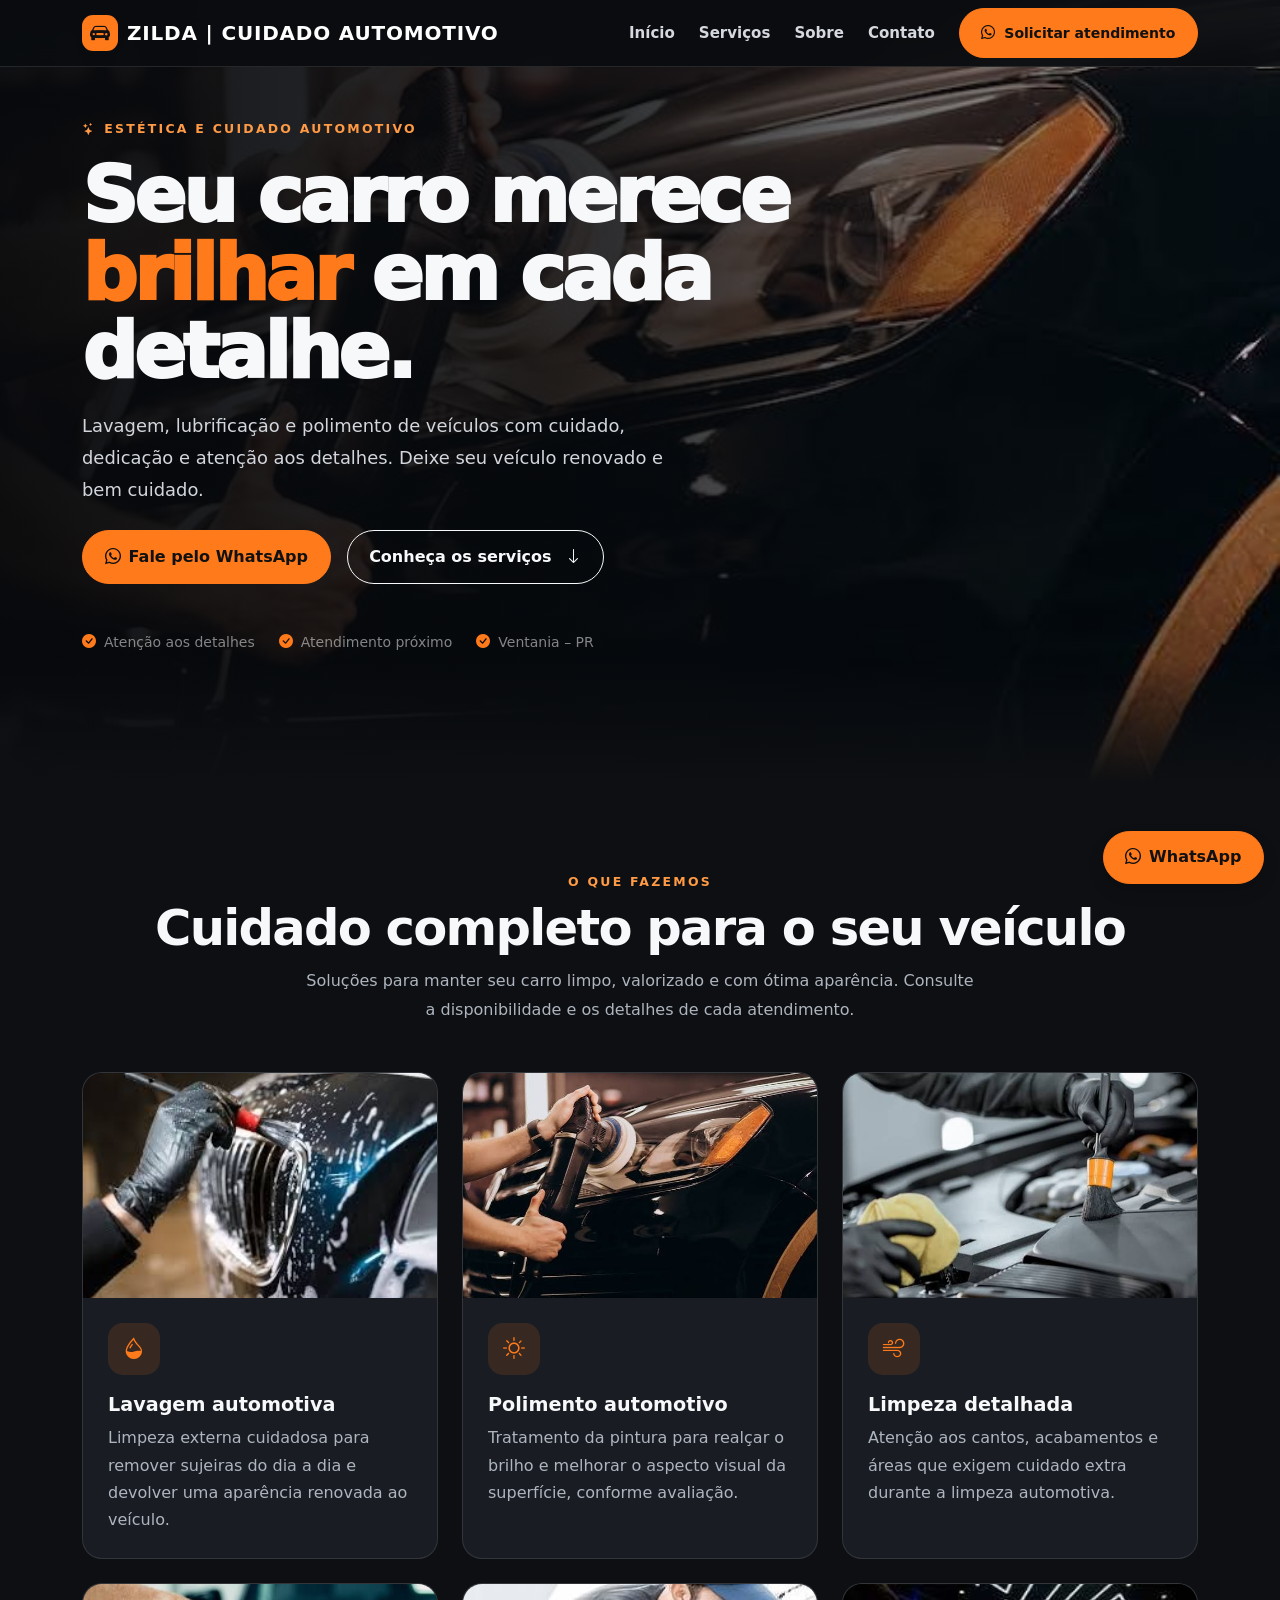
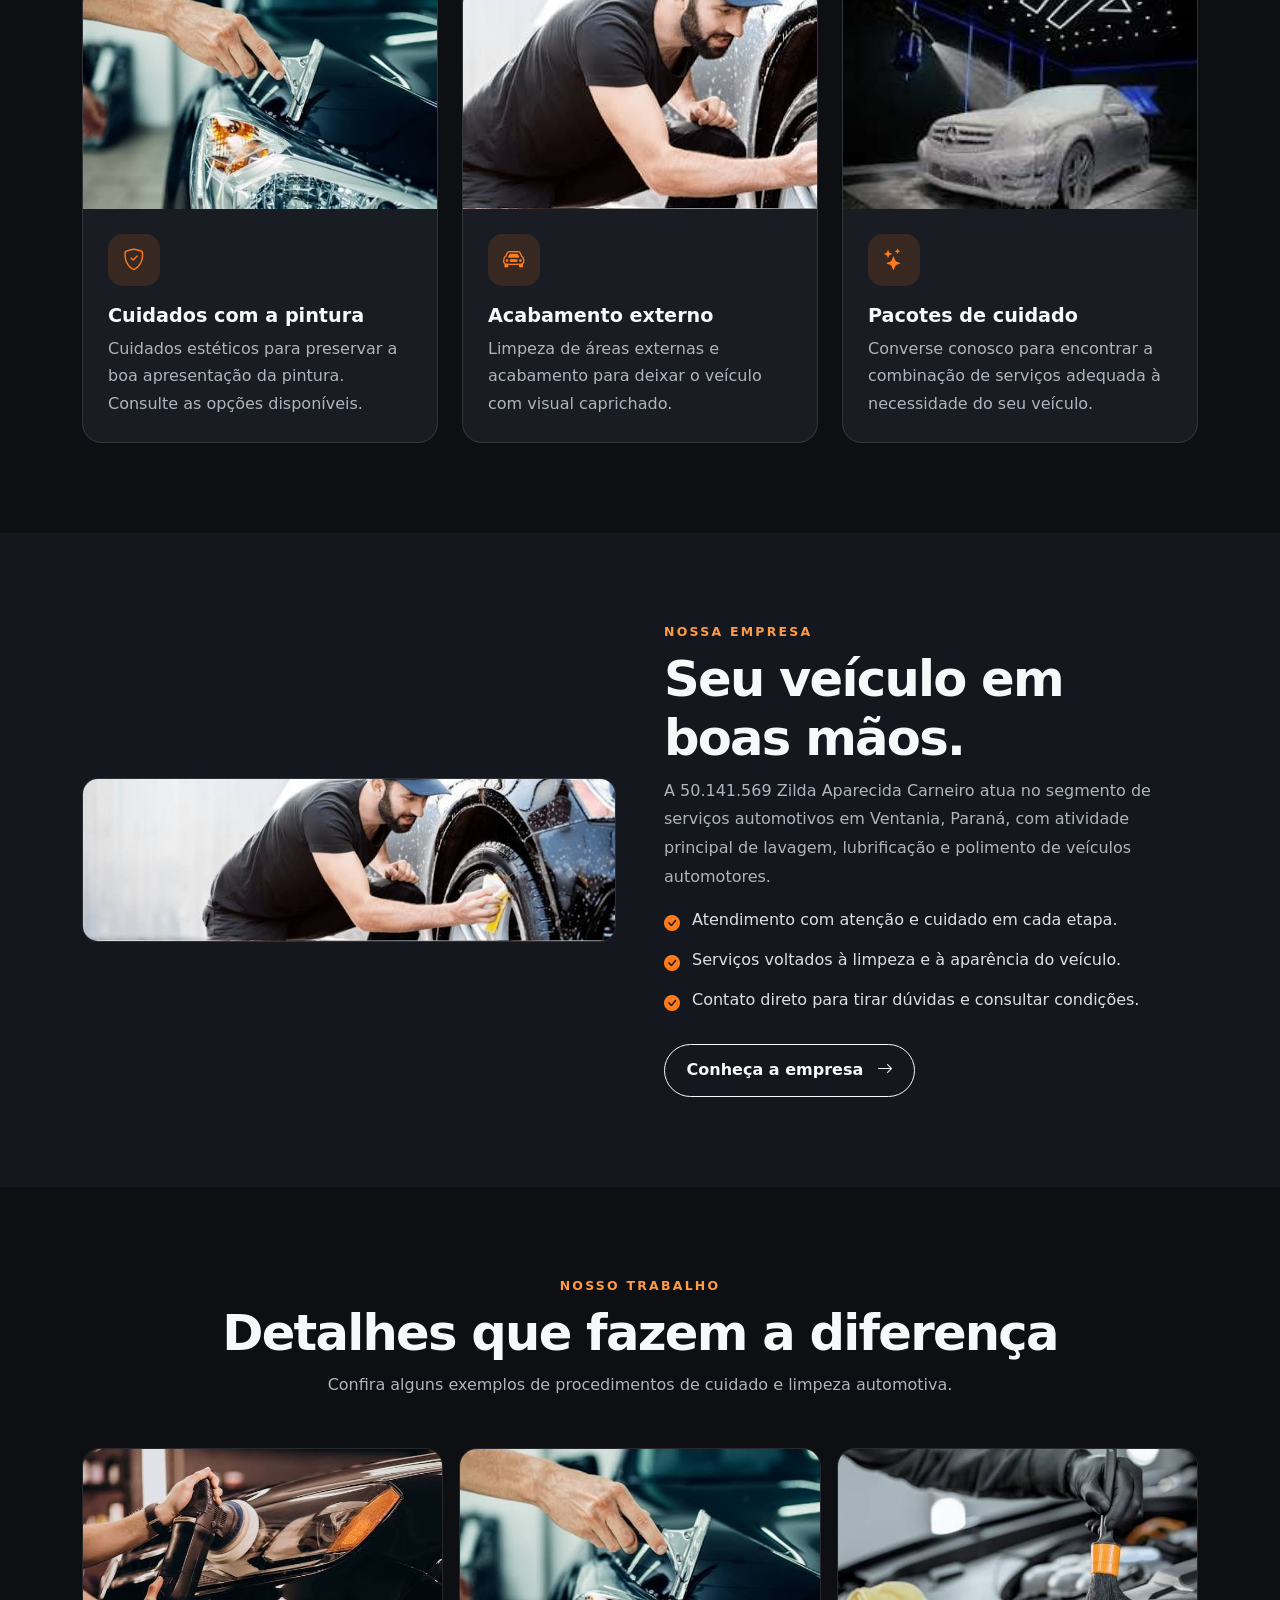
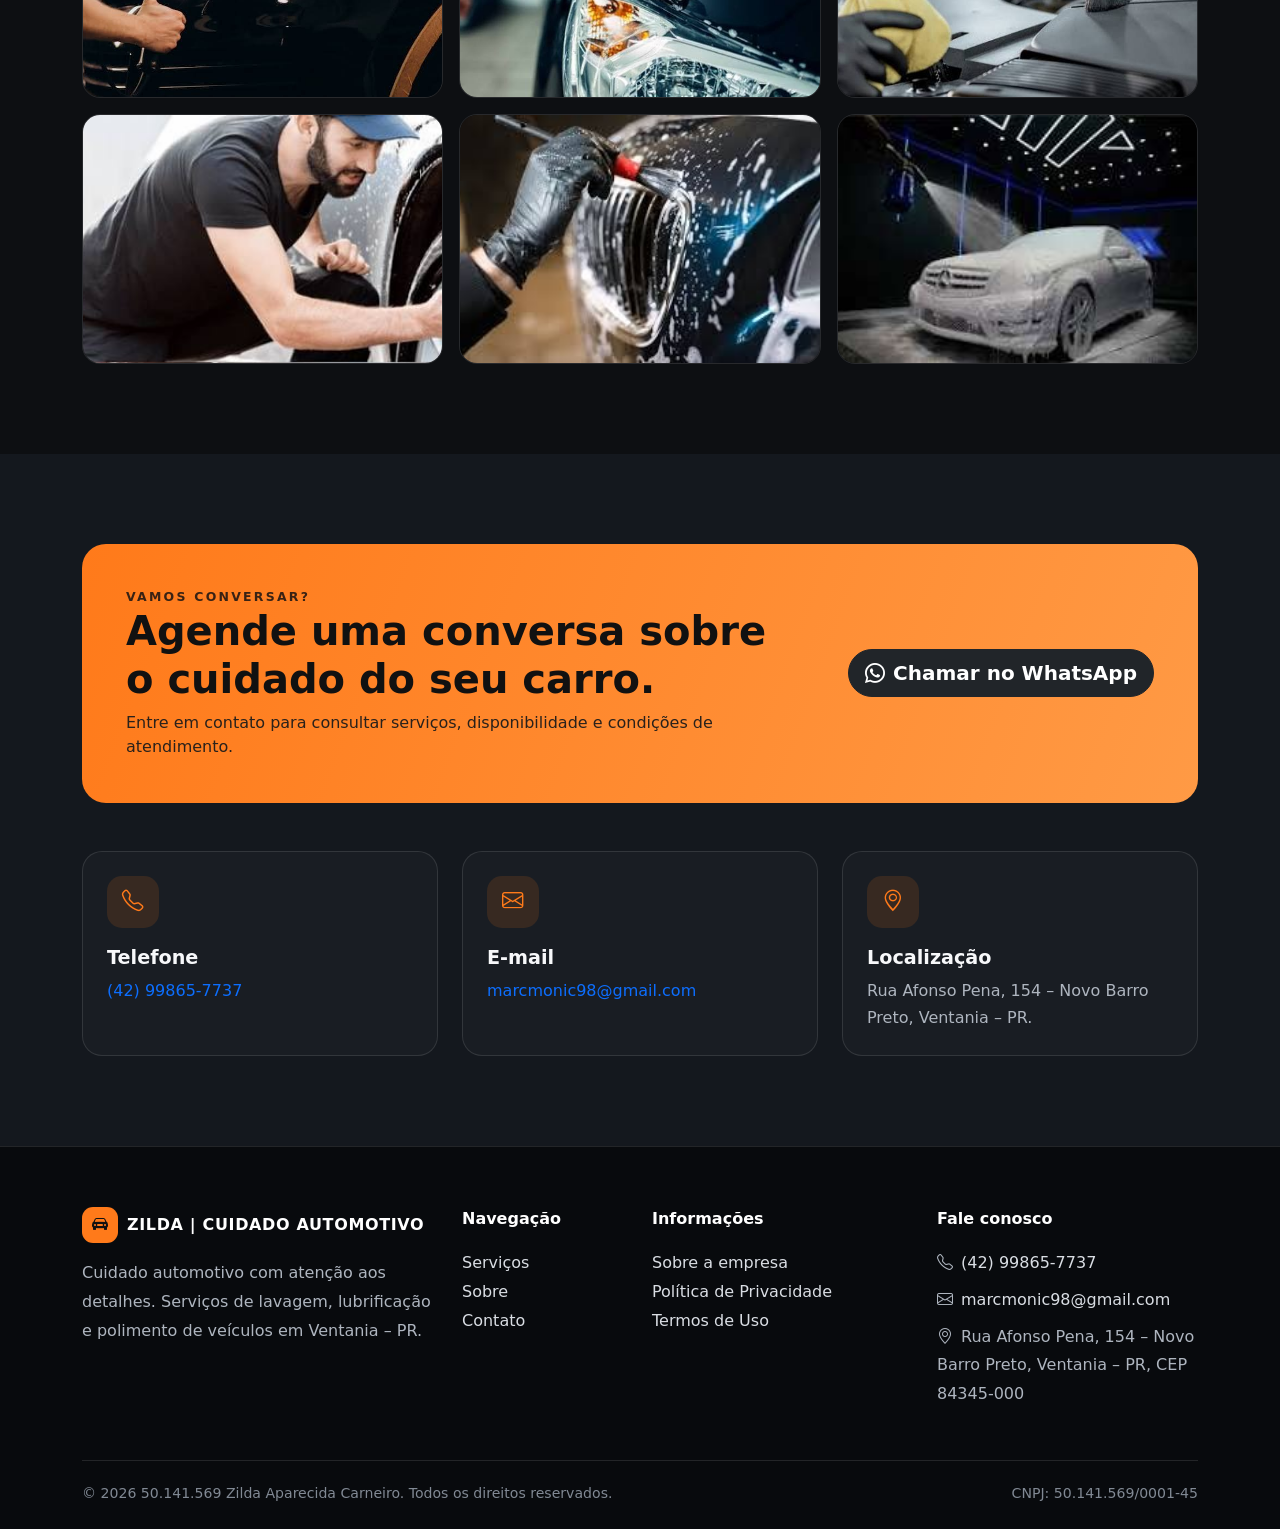
<file: index.html>
<!doctype html>
<html lang="pt-BR"><head><meta charset="utf-8"><meta name="viewport" content="width=device-width, initial-scale=1">
<meta name="description" content="Serviços de lavagem, lubrificação e polimento automotivo em Ventania, Paraná. Entre em contato e solicite informações.">
<title>Zilda | Cuidado Automotivo | Lavagem e Polimento Automotivo</title>
<link href="https://cdn.jsdelivr.net/npm/bootstrap@5.3.3/dist/css/bootstrap.min.css" rel="stylesheet">
<link rel="stylesheet" href="https://cdn.jsdelivr.net/npm/bootstrap-icons@1.11.3/font/bootstrap-icons.min.css">
<link rel="stylesheet" href="css/style.css"></head><body>
<nav class="navbar navbar-expand-lg navbar-dark fixed-top"><div class="container">
<a class="navbar-brand d-flex align-items-center" href="index.html"><span class="brand-mark"><i class="bi bi-car-front-fill"></i></span>ZILDA | CUIDADO AUTOMOTIVO</a>
<button class="navbar-toggler" type="button" data-bs-toggle="collapse" data-bs-target="#navMain" aria-label="Abrir menu"><span class="navbar-toggler-icon"></span></button>
<div class="collapse navbar-collapse" id="navMain"><ul class="navbar-nav ms-auto align-items-lg-center gap-lg-2">
<li class="nav-item"><a class="nav-link" href="index.html#inicio">Início</a></li><li class="nav-item"><a class="nav-link" href="index.html#servicos">Serviços</a></li><li class="nav-item"><a class="nav-link" href="index.html#sobre">Sobre</a></li><li class="nav-item"><a class="nav-link" href="index.html#contato">Contato</a></li>
<li class="nav-item ms-lg-2"><a class="btn btn-orange btn-sm" href="https://api.whatsapp.com/send?phone=5542998657737" target="_blank" rel="noopener"><i class="bi bi-whatsapp me-1"></i> Solicitar atendimento</a></li>
</ul></div></div></nav>

<main>
<section class="hero" id="inicio"><div class="container"><div class="hero-content">
<div class="eyebrow"><i class="bi bi-stars me-2"></i>Estética e cuidado automotivo</div>
<h1>Seu carro merece <span style="color:var(--orange)">brilhar</span> em cada detalhe.</h1>
<p>Lavagem, lubrificação e polimento de veículos com cuidado, dedicação e atenção aos detalhes. Deixe seu veículo renovado e bem cuidado.</p>
<div class="d-flex flex-wrap gap-3 mt-4"><a class="btn btn-orange" href="https://api.whatsapp.com/send?phone=5542998657737" target="_blank" rel="noopener"><i class="bi bi-whatsapp me-2"></i>Fale pelo WhatsApp</a><a class="btn btn-outline-light" href="#servicos">Conheça os serviços <i class="bi bi-arrow-down ms-2"></i></a></div>
<div class="d-flex flex-wrap gap-4 mt-5 text-white-50 small"><span><i class="bi bi-check-circle-fill me-2" style="color:var(--orange)"></i>Atenção aos detalhes</span><span><i class="bi bi-check-circle-fill me-2" style="color:var(--orange)"></i>Atendimento próximo</span><span><i class="bi bi-check-circle-fill me-2" style="color:var(--orange)"></i>Ventania – PR</span></div>
</div></div></section>

<section class="section" id="servicos"><div class="container">
<div class="text-center mb-5"><div class="eyebrow">O que fazemos</div><h2 class="section-title mt-2">Cuidado completo para o seu veículo</h2><p class="section-lead mx-auto">Soluções para manter seu carro limpo, valorizado e com ótima aparência. Consulte a disponibilidade e os detalhes de cada atendimento.</p></div>
<div class="row g-4">
<div class="col-md-6 col-lg-4"><article class="service-card"><img src="assets/lavagem-detalhada.jpg" alt="Profissional realizando limpeza detalhada de veículo"><div class="service-body"><div class="icon-box"><i class="bi bi-droplet-half"></i></div><h3>Lavagem automotiva</h3><p>Limpeza externa cuidadosa para remover sujeiras do dia a dia e devolver uma aparência renovada ao veículo.</p></div></article></div>
<div class="col-md-6 col-lg-4"><article class="service-card"><img src="assets/polimento.jpg" alt="Polimento da pintura de um automóvel com politriz"><div class="service-body"><div class="icon-box"><i class="bi bi-brightness-high"></i></div><h3>Polimento automotivo</h3><p>Tratamento da pintura para realçar o brilho e melhorar o aspecto visual da superfície, conforme avaliação.</p></div></article></div>
<div class="col-md-6 col-lg-4"><article class="service-card"><img src="assets/higienizacao.jpg" alt="Limpeza detalhada de componentes internos do veículo"><div class="service-body"><div class="icon-box"><i class="bi bi-wind"></i></div><h3>Limpeza detalhada</h3><p>Atenção aos cantos, acabamentos e áreas que exigem cuidado extra durante a limpeza automotiva.</p></div></article></div>
<div class="col-md-6 col-lg-4"><article class="service-card"><img src="assets/cristalizacao.jpg" alt="Aplicação de produto na superfície externa de um automóvel"><div class="service-body"><div class="icon-box"><i class="bi bi-shield-check"></i></div><h3>Cuidados com a pintura</h3><p>Cuidados estéticos para preservar a boa apresentação da pintura. Consulte as opções disponíveis.</p></div></article></div>
<div class="col-md-6 col-lg-4"><article class="service-card"><img src="assets/limpeza-externa.jpg" alt="Lavagem externa de veículo com espuma"><div class="service-body"><div class="icon-box"><i class="bi bi-car-front"></i></div><h3>Acabamento externo</h3><p>Limpeza de áreas externas e acabamento para deixar o veículo com visual caprichado.</p></div></article></div>
<div class="col-md-6 col-lg-4"><article class="service-card"><img src="assets/lavagem-premium.jpg" alt="Veículo sendo lavado em espaço automotivo"><div class="service-body"><div class="icon-box"><i class="bi bi-stars"></i></div><h3>Pacotes de cuidado</h3><p>Converse conosco para encontrar a combinação de serviços adequada à necessidade do seu veículo.</p></div></article></div>
</div></div></section>

<section class="section section-soft" id="sobre"><div class="container"><div class="row align-items-center g-5">
<div class="col-lg-6"><img class="img-fluid rounded-4" src="assets/limpeza-externa.jpg" alt="Cuidado e limpeza automotiva" style="border:1px solid var(--line)"></div>
<div class="col-lg-6"><div class="eyebrow">Nossa empresa</div><h2 class="section-title mt-2">Seu veículo em boas mãos.</h2><p class="section-lead">A 50.141.569 Zilda Aparecida Carneiro atua no segmento de serviços automotivos em Ventania, Paraná, com atividade principal de lavagem, lubrificação e polimento de veículos automotores.</p>
<div class="checkline"><i class="bi bi-check-circle-fill"></i><span>Atendimento com atenção e cuidado em cada etapa.</span></div><div class="checkline"><i class="bi bi-check-circle-fill"></i><span>Serviços voltados à limpeza e à aparência do veículo.</span></div><div class="checkline"><i class="bi bi-check-circle-fill"></i><span>Contato direto para tirar dúvidas e consultar condições.</span></div>
<a href="sobre.html" class="btn btn-outline-light mt-3">Conheça a empresa <i class="bi bi-arrow-right ms-2"></i></a></div>
</div></div></section>

<section class="section"><div class="container"><div class="text-center mb-5"><div class="eyebrow">Nosso trabalho</div><h2 class="section-title mt-2">Detalhes que fazem a diferença</h2><p class="section-lead mx-auto">Confira alguns exemplos de procedimentos de cuidado e limpeza automotiva.</p></div>
<div class="row g-3"><div class="col-6 col-lg-4"><img class="gallery-img" src="assets/polimento.jpg" alt="Polimento automotivo"></div><div class="col-6 col-lg-4"><img class="gallery-img" src="assets/cristalizacao.jpg" alt="Cuidado com a pintura"></div><div class="col-6 col-lg-4"><img class="gallery-img" src="assets/higienizacao.jpg" alt="Detalhamento de veículo"></div><div class="col-6 col-lg-4"><img class="gallery-img" src="assets/limpeza-externa.jpg" alt="Limpeza externa"></div><div class="col-6 col-lg-4"><img class="gallery-img" src="assets/lavagem-detalhada.jpg" alt="Lavagem detalhada"></div><div class="col-6 col-lg-4"><img class="gallery-img" src="assets/lavagem-premium.jpg" alt="Lavagem de automóvel"></div></div>
</div></section>

<section class="section section-soft" id="contato"><div class="container"><div class="cta-band"><div class="row align-items-center g-4"><div class="col-lg-8"><div class="eyebrow" style="color:#392214">Vamos conversar?</div><h2 class="display-6 fw-bold mb-2">Agende uma conversa sobre o cuidado do seu carro.</h2><p class="mb-0">Entre em contato para consultar serviços, disponibilidade e condições de atendimento.</p></div><div class="col-lg-4 text-lg-end"><a href="https://api.whatsapp.com/send?phone=5542998657737" class="btn btn-dark btn-lg rounded-pill fw-bold" target="_blank" rel="noopener"><i class="bi bi-whatsapp me-2"></i>Chamar no WhatsApp</a></div></div></div>
<div class="row g-4 mt-4"><div class="col-md-4"><div class="feature-card p-4"><div class="icon-box"><i class="bi bi-telephone"></i></div><h3>Telefone</h3><p><a href="tel:+5542998657737">(42) 99865-7737</a></p></div></div><div class="col-md-4"><div class="feature-card p-4"><div class="icon-box"><i class="bi bi-envelope"></i></div><h3>E-mail</h3><p><a href="mailto:marcmonic98@gmail.com">marcmonic98@gmail.com</a></p></div></div><div class="col-md-4"><div class="feature-card p-4"><div class="icon-box"><i class="bi bi-geo-alt"></i></div><h3>Localização</h3><p>Rua Afonso Pena, 154 – Novo Barro Preto, Ventania – PR.</p></div></div></div>
</div></section>
</main>

<footer>
 <div class="container">
  <div class="row g-4">
   <div class="col-lg-4">
    <a class="navbar-brand d-inline-flex align-items-center mb-3" href="index.html"><span class="brand-mark"><i class="bi bi-car-front-fill"></i></span> ZILDA | CUIDADO AUTOMOTIVO</a>
    <p>Cuidado automotivo com atenção aos detalhes. Serviços de lavagem, lubrificação e polimento de veículos em Ventania – PR.</p>
   </div>
   <div class="col-6 col-lg-2"><div class="footer-heading">Navegação</div><ul class="list-unstyled"><li><a href="index.html#servicos">Serviços</a></li><li><a href="index.html#sobre">Sobre</a></li><li><a href="index.html#contato">Contato</a></li></ul></div>
   <div class="col-6 col-lg-3"><div class="footer-heading">Informações</div><ul class="list-unstyled"><li><a href="sobre.html">Sobre a empresa</a></li><li><a href="politica-privacidade.html">Política de Privacidade</a></li><li><a href="termos-de-uso.html">Termos de Uso</a></li></ul></div>
   <div class="col-lg-3"><div class="footer-heading">Fale conosco</div>
    <p class="mb-2"><i class="bi bi-telephone me-2"></i><a href="tel:+5542998657737">(42) 99865-7737</a></p>
    <p class="mb-2"><i class="bi bi-envelope me-2"></i><a href="mailto:marcmonic98@gmail.com">marcmonic98@gmail.com</a></p>
    <p><i class="bi bi-geo-alt me-2"></i>Rua Afonso Pena, 154 – Novo Barro Preto, Ventania – PR, CEP 84345-000</p>
   </div>
  </div>
  <div class="footer-bottom d-flex flex-column flex-md-row justify-content-between gap-2">
   <span>© 2026 50.141.569 Zilda Aparecida Carneiro. Todos os direitos reservados.</span>
   <span>CNPJ: 50.141.569/0001-45</span>
  </div>
 </div>
</footer>
<a href="https://api.whatsapp.com/send?phone=5542998657737" class="btn btn-orange position-fixed bottom-0 end-0 m-3 shadow" style="z-index:1000" target="_blank" rel="noopener"><i class="bi bi-whatsapp me-2"></i>WhatsApp</a>
<script src="https://cdn.jsdelivr.net/npm/bootstrap@5.3.3/dist/js/bootstrap.bundle.min.js"></script></body></html>
</file>
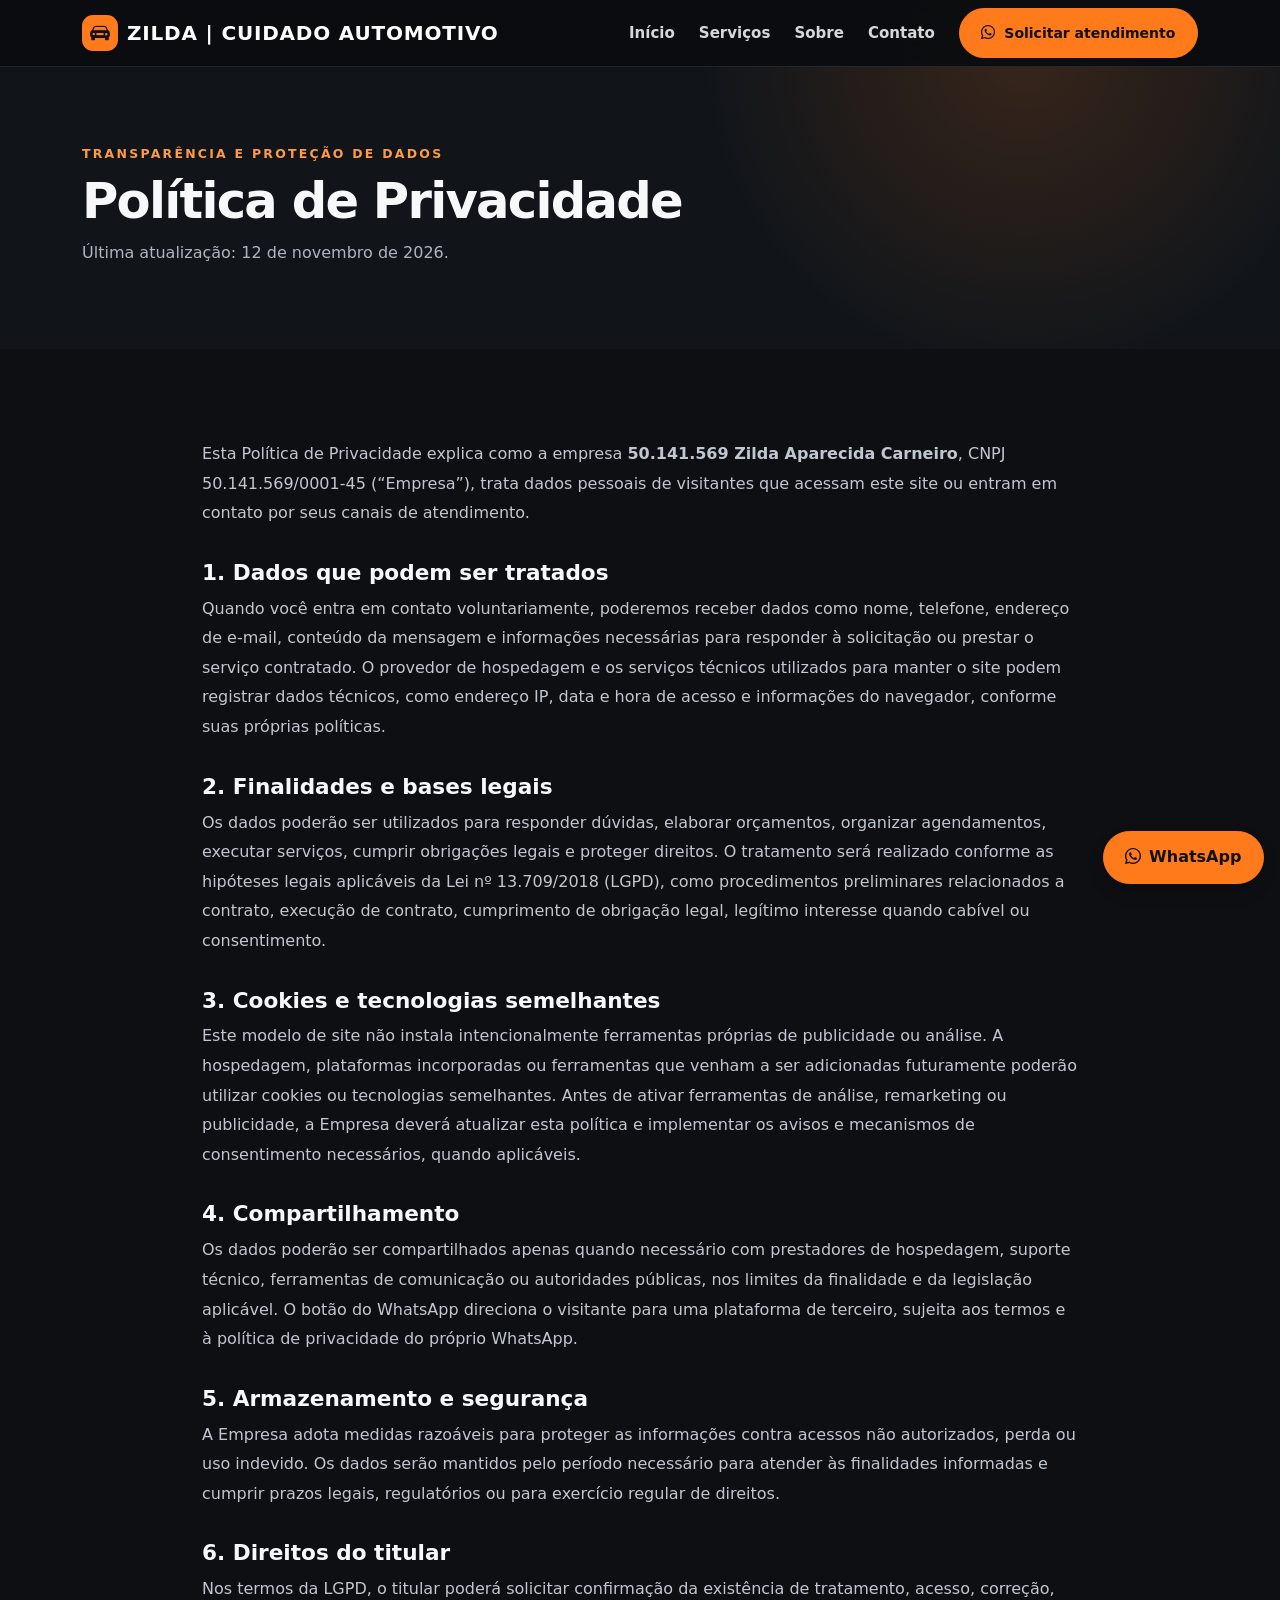
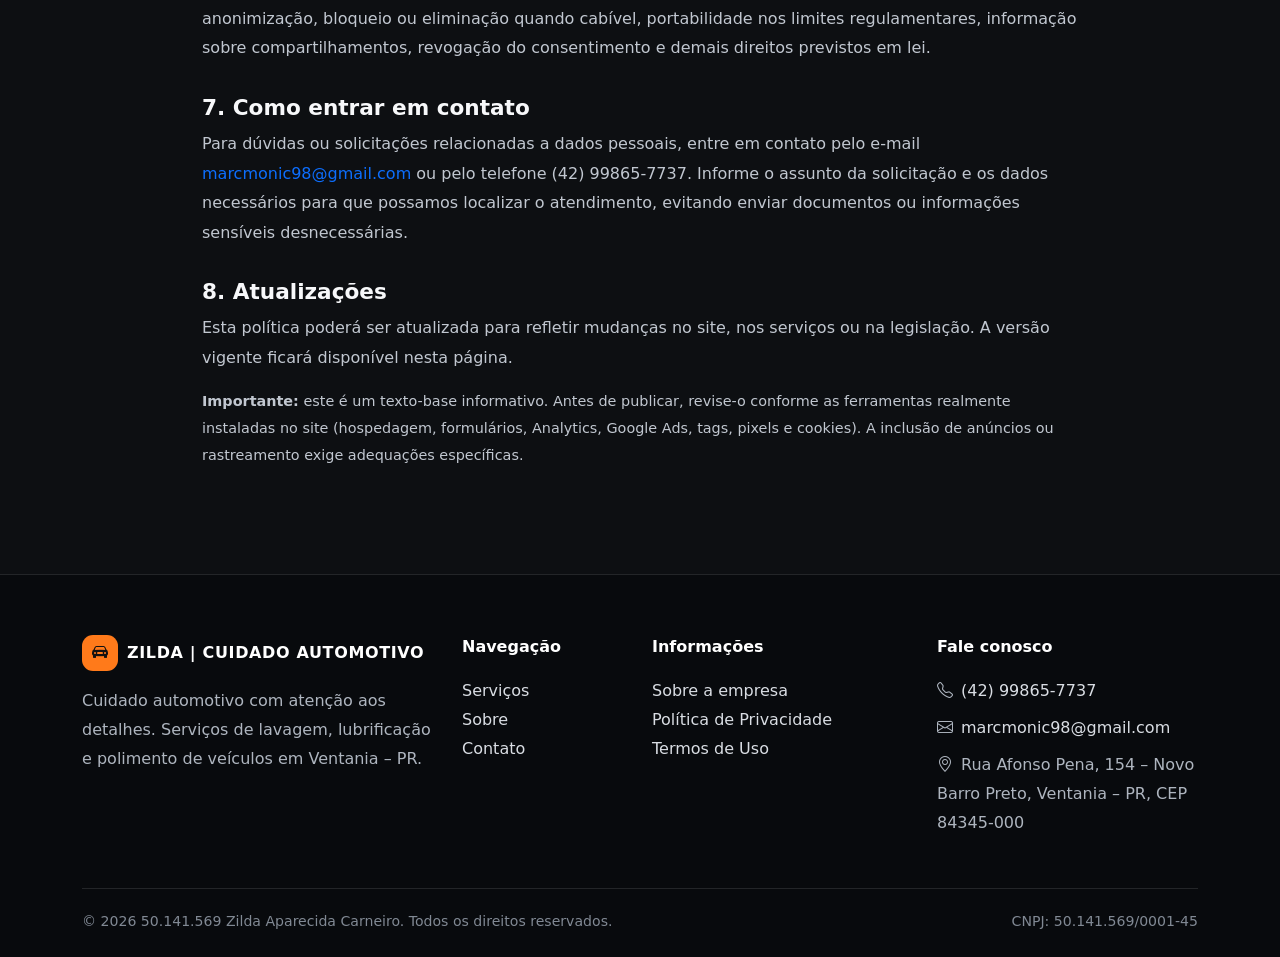
<file: politica-privacidade.html>
<!doctype html>
<html lang="pt-BR"><head><meta charset="utf-8"><meta name="viewport" content="width=device-width, initial-scale=1">
<meta name="description" content="Serviços de lavagem, lubrificação e polimento automotivo em Ventania, Paraná. Entre em contato e solicite informações.">
<title>Política de Privacidade | Zilda | Cuidado Automotivo</title>
<link href="https://cdn.jsdelivr.net/npm/bootstrap@5.3.3/dist/css/bootstrap.min.css" rel="stylesheet">
<link rel="stylesheet" href="https://cdn.jsdelivr.net/npm/bootstrap-icons@1.11.3/font/bootstrap-icons.min.css">
<link rel="stylesheet" href="css/style.css"></head><body>
<nav class="navbar navbar-expand-lg navbar-dark fixed-top"><div class="container">
<a class="navbar-brand d-flex align-items-center" href="index.html"><span class="brand-mark"><i class="bi bi-car-front-fill"></i></span>ZILDA | CUIDADO AUTOMOTIVO</a>
<button class="navbar-toggler" type="button" data-bs-toggle="collapse" data-bs-target="#navMain" aria-label="Abrir menu"><span class="navbar-toggler-icon"></span></button>
<div class="collapse navbar-collapse" id="navMain"><ul class="navbar-nav ms-auto align-items-lg-center gap-lg-2">
<li class="nav-item"><a class="nav-link" href="index.html#inicio">Início</a></li><li class="nav-item"><a class="nav-link" href="index.html#servicos">Serviços</a></li><li class="nav-item"><a class="nav-link" href="index.html#sobre">Sobre</a></li><li class="nav-item"><a class="nav-link" href="index.html#contato">Contato</a></li>
<li class="nav-item ms-lg-2"><a class="btn btn-orange btn-sm" href="https://api.whatsapp.com/send?phone=5542998657737" target="_blank" rel="noopener"><i class="bi bi-whatsapp me-1"></i> Solicitar atendimento</a></li>
</ul></div></div></nav>

<main><section class="page-hero"><div class="container"><div class="eyebrow">Transparência e proteção de dados</div><h1 class="section-title mt-2">Política de Privacidade</h1><p class="section-lead">Última atualização: 12 de novembro de 2026.</p></div></section>
<section class="section"><div class="container legal-content">
<p>Esta Política de Privacidade explica como a empresa <strong>50.141.569 Zilda Aparecida Carneiro</strong>, CNPJ 50.141.569/0001-45 (“Empresa”), trata dados pessoais de visitantes que acessam este site ou entram em contato por seus canais de atendimento.</p>
<h2>1. Dados que podem ser tratados</h2><p>Quando você entra em contato voluntariamente, poderemos receber dados como nome, telefone, endereço de e-mail, conteúdo da mensagem e informações necessárias para responder à solicitação ou prestar o serviço contratado. O provedor de hospedagem e os serviços técnicos utilizados para manter o site podem registrar dados técnicos, como endereço IP, data e hora de acesso e informações do navegador, conforme suas próprias políticas.</p>
<h2>2. Finalidades e bases legais</h2><p>Os dados poderão ser utilizados para responder dúvidas, elaborar orçamentos, organizar agendamentos, executar serviços, cumprir obrigações legais e proteger direitos. O tratamento será realizado conforme as hipóteses legais aplicáveis da Lei nº 13.709/2018 (LGPD), como procedimentos preliminares relacionados a contrato, execução de contrato, cumprimento de obrigação legal, legítimo interesse quando cabível ou consentimento.</p>
<h2>3. Cookies e tecnologias semelhantes</h2><p>Este modelo de site não instala intencionalmente ferramentas próprias de publicidade ou análise. A hospedagem, plataformas incorporadas ou ferramentas que venham a ser adicionadas futuramente poderão utilizar cookies ou tecnologias semelhantes. Antes de ativar ferramentas de análise, remarketing ou publicidade, a Empresa deverá atualizar esta política e implementar os avisos e mecanismos de consentimento necessários, quando aplicáveis.</p>
<h2>4. Compartilhamento</h2><p>Os dados poderão ser compartilhados apenas quando necessário com prestadores de hospedagem, suporte técnico, ferramentas de comunicação ou autoridades públicas, nos limites da finalidade e da legislação aplicável. O botão do WhatsApp direciona o visitante para uma plataforma de terceiro, sujeita aos termos e à política de privacidade do próprio WhatsApp.</p>
<h2>5. Armazenamento e segurança</h2><p>A Empresa adota medidas razoáveis para proteger as informações contra acessos não autorizados, perda ou uso indevido. Os dados serão mantidos pelo período necessário para atender às finalidades informadas e cumprir prazos legais, regulatórios ou para exercício regular de direitos.</p>
<h2>6. Direitos do titular</h2><p>Nos termos da LGPD, o titular poderá solicitar confirmação da existência de tratamento, acesso, correção, anonimização, bloqueio ou eliminação quando cabível, portabilidade nos limites regulamentares, informação sobre compartilhamentos, revogação do consentimento e demais direitos previstos em lei.</p>
<h2>7. Como entrar em contato</h2><p>Para dúvidas ou solicitações relacionadas a dados pessoais, entre em contato pelo e-mail <a href="mailto:marcmonic98@gmail.com">marcmonic98@gmail.com</a> ou pelo telefone (42) 99865-7737. Informe o assunto da solicitação e os dados necessários para que possamos localizar o atendimento, evitando enviar documentos ou informações sensíveis desnecessárias.</p>
<h2>8. Atualizações</h2><p>Esta política poderá ser atualizada para refletir mudanças no site, nos serviços ou na legislação. A versão vigente ficará disponível nesta página.</p>
<p class="small-note"><strong>Importante:</strong> este é um texto-base informativo. Antes de publicar, revise-o conforme as ferramentas realmente instaladas no site (hospedagem, formulários, Analytics, Google Ads, tags, pixels e cookies). A inclusão de anúncios ou rastreamento exige adequações específicas.</p>
</div></section></main>

<footer>
 <div class="container">
  <div class="row g-4">
   <div class="col-lg-4">
    <a class="navbar-brand d-inline-flex align-items-center mb-3" href="index.html"><span class="brand-mark"><i class="bi bi-car-front-fill"></i></span> ZILDA | CUIDADO AUTOMOTIVO</a>
    <p>Cuidado automotivo com atenção aos detalhes. Serviços de lavagem, lubrificação e polimento de veículos em Ventania – PR.</p>
   </div>
   <div class="col-6 col-lg-2"><div class="footer-heading">Navegação</div><ul class="list-unstyled"><li><a href="index.html#servicos">Serviços</a></li><li><a href="index.html#sobre">Sobre</a></li><li><a href="index.html#contato">Contato</a></li></ul></div>
   <div class="col-6 col-lg-3"><div class="footer-heading">Informações</div><ul class="list-unstyled"><li><a href="sobre.html">Sobre a empresa</a></li><li><a href="politica-privacidade.html">Política de Privacidade</a></li><li><a href="termos-de-uso.html">Termos de Uso</a></li></ul></div>
   <div class="col-lg-3"><div class="footer-heading">Fale conosco</div>
    <p class="mb-2"><i class="bi bi-telephone me-2"></i><a href="tel:+5542998657737">(42) 99865-7737</a></p>
    <p class="mb-2"><i class="bi bi-envelope me-2"></i><a href="mailto:marcmonic98@gmail.com">marcmonic98@gmail.com</a></p>
    <p><i class="bi bi-geo-alt me-2"></i>Rua Afonso Pena, 154 – Novo Barro Preto, Ventania – PR, CEP 84345-000</p>
   </div>
  </div>
  <div class="footer-bottom d-flex flex-column flex-md-row justify-content-between gap-2">
   <span>© 2026 50.141.569 Zilda Aparecida Carneiro. Todos os direitos reservados.</span>
   <span>CNPJ: 50.141.569/0001-45</span>
  </div>
 </div>
</footer>
<a href="https://api.whatsapp.com/send?phone=5542998657737" class="btn btn-orange position-fixed bottom-0 end-0 m-3 shadow" style="z-index:1000" target="_blank" rel="noopener"><i class="bi bi-whatsapp me-2"></i>WhatsApp</a>
<script src="https://cdn.jsdelivr.net/npm/bootstrap@5.3.3/dist/js/bootstrap.bundle.min.js"></script></body></html>
</file>
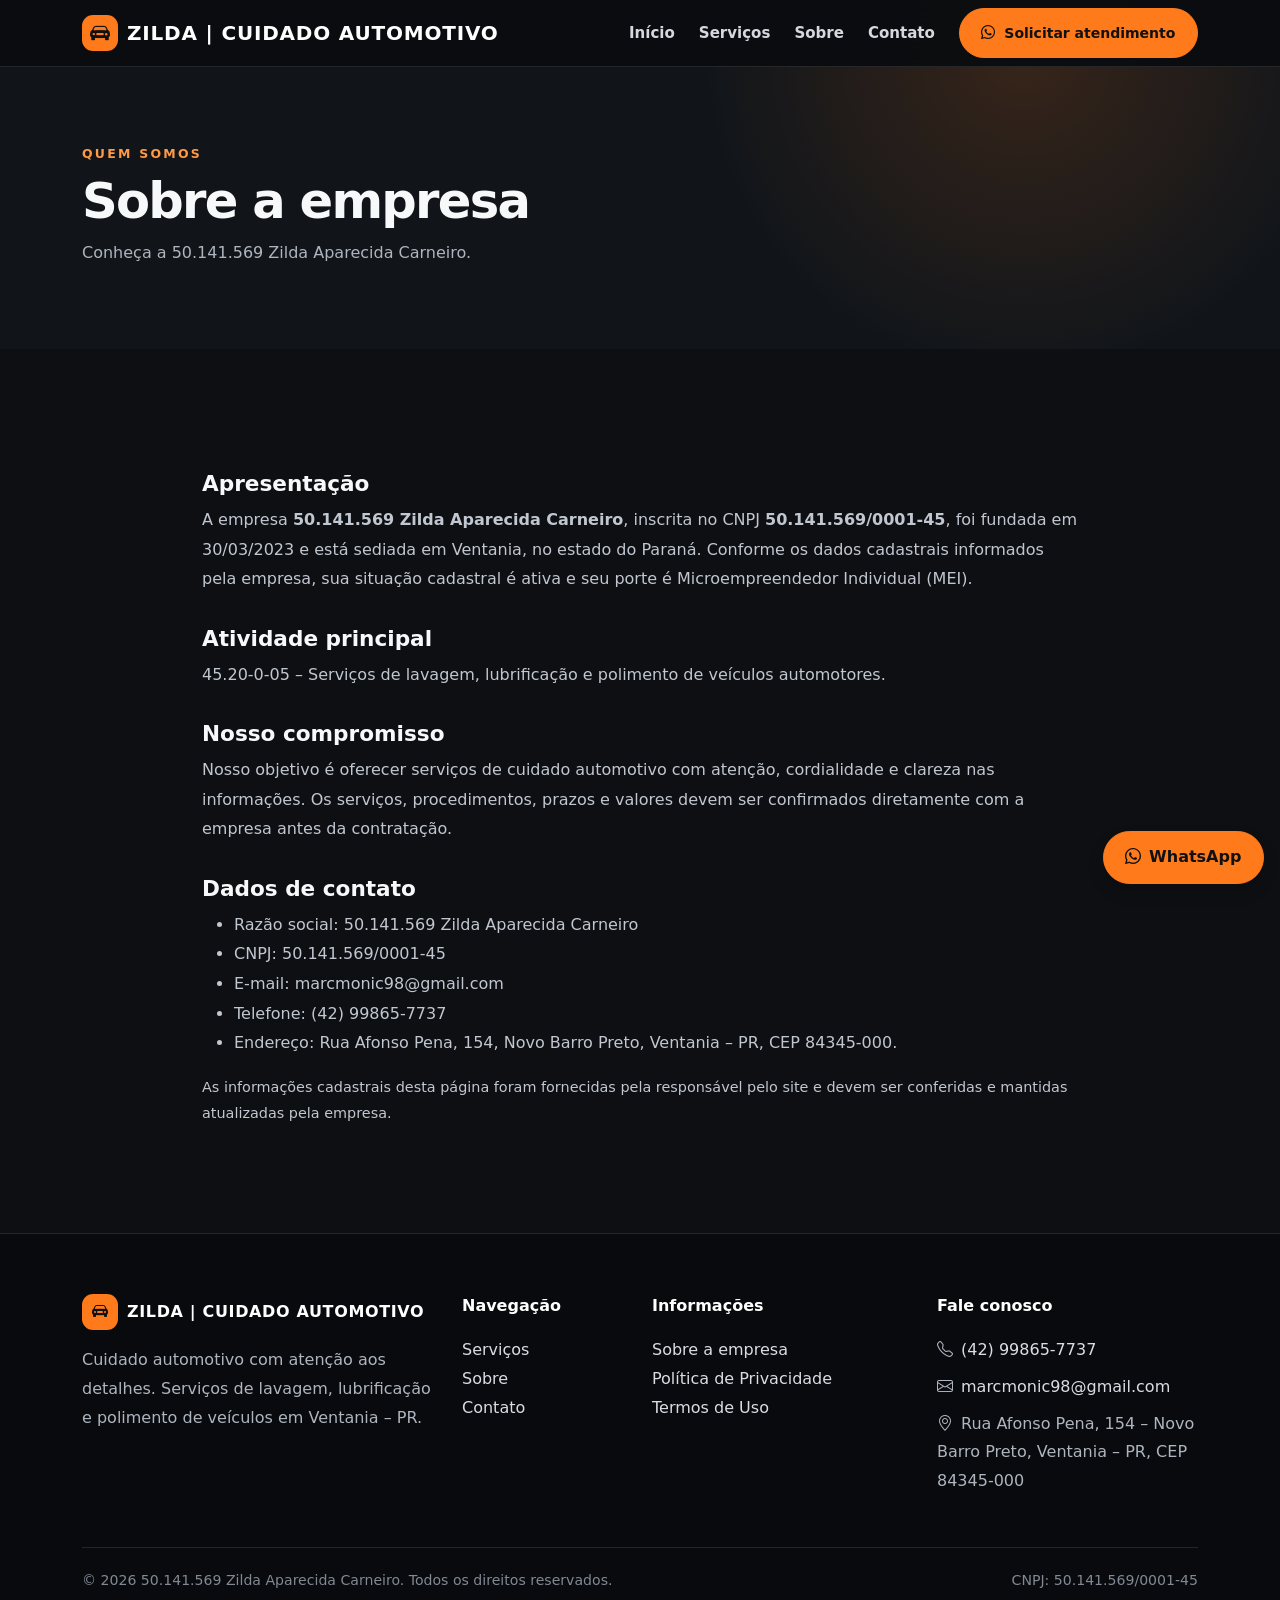
<file: sobre.html>
<!doctype html>
<html lang="pt-BR"><head><meta charset="utf-8"><meta name="viewport" content="width=device-width, initial-scale=1">
<meta name="description" content="Serviços de lavagem, lubrificação e polimento automotivo em Ventania, Paraná. Entre em contato e solicite informações.">
<title>Sobre a Empresa | Zilda | Cuidado Automotivo</title>
<link href="https://cdn.jsdelivr.net/npm/bootstrap@5.3.3/dist/css/bootstrap.min.css" rel="stylesheet">
<link rel="stylesheet" href="https://cdn.jsdelivr.net/npm/bootstrap-icons@1.11.3/font/bootstrap-icons.min.css">
<link rel="stylesheet" href="css/style.css"></head><body>
<nav class="navbar navbar-expand-lg navbar-dark fixed-top"><div class="container">
<a class="navbar-brand d-flex align-items-center" href="index.html"><span class="brand-mark"><i class="bi bi-car-front-fill"></i></span>ZILDA | CUIDADO AUTOMOTIVO</a>
<button class="navbar-toggler" type="button" data-bs-toggle="collapse" data-bs-target="#navMain" aria-label="Abrir menu"><span class="navbar-toggler-icon"></span></button>
<div class="collapse navbar-collapse" id="navMain"><ul class="navbar-nav ms-auto align-items-lg-center gap-lg-2">
<li class="nav-item"><a class="nav-link" href="index.html#inicio">Início</a></li><li class="nav-item"><a class="nav-link" href="index.html#servicos">Serviços</a></li><li class="nav-item"><a class="nav-link" href="index.html#sobre">Sobre</a></li><li class="nav-item"><a class="nav-link" href="index.html#contato">Contato</a></li>
<li class="nav-item ms-lg-2"><a class="btn btn-orange btn-sm" href="https://api.whatsapp.com/send?phone=5542998657737" target="_blank" rel="noopener"><i class="bi bi-whatsapp me-1"></i> Solicitar atendimento</a></li>
</ul></div></div></nav>

<main><section class="page-hero"><div class="container"><div class="eyebrow">Quem somos</div><h1 class="section-title mt-2">Sobre a empresa</h1><p class="section-lead">Conheça a 50.141.569 Zilda Aparecida Carneiro.</p></div></section>
<section class="section"><div class="container legal-content"><h2>Apresentação</h2><p>A empresa <strong>50.141.569 Zilda Aparecida Carneiro</strong>, inscrita no CNPJ <strong>50.141.569/0001-45</strong>, foi fundada em 30/03/2023 e está sediada em Ventania, no estado do Paraná. Conforme os dados cadastrais informados pela empresa, sua situação cadastral é ativa e seu porte é Microempreendedor Individual (MEI).</p>
<h2>Atividade principal</h2><p>45.20-0-05 – Serviços de lavagem, lubrificação e polimento de veículos automotores.</p>
<h2>Nosso compromisso</h2><p>Nosso objetivo é oferecer serviços de cuidado automotivo com atenção, cordialidade e clareza nas informações. Os serviços, procedimentos, prazos e valores devem ser confirmados diretamente com a empresa antes da contratação.</p>
<h2>Dados de contato</h2><ul><li>Razão social: 50.141.569 Zilda Aparecida Carneiro</li><li>CNPJ: 50.141.569/0001-45</li><li>E-mail: marcmonic98@gmail.com</li><li>Telefone: (42) 99865-7737</li><li>Endereço: Rua Afonso Pena, 154, Novo Barro Preto, Ventania – PR, CEP 84345-000.</li></ul>
<p class="small-note">As informações cadastrais desta página foram fornecidas pela responsável pelo site e devem ser conferidas e mantidas atualizadas pela empresa.</p></div></section></main>

<footer>
 <div class="container">
  <div class="row g-4">
   <div class="col-lg-4">
    <a class="navbar-brand d-inline-flex align-items-center mb-3" href="index.html"><span class="brand-mark"><i class="bi bi-car-front-fill"></i></span> ZILDA | CUIDADO AUTOMOTIVO</a>
    <p>Cuidado automotivo com atenção aos detalhes. Serviços de lavagem, lubrificação e polimento de veículos em Ventania – PR.</p>
   </div>
   <div class="col-6 col-lg-2"><div class="footer-heading">Navegação</div><ul class="list-unstyled"><li><a href="index.html#servicos">Serviços</a></li><li><a href="index.html#sobre">Sobre</a></li><li><a href="index.html#contato">Contato</a></li></ul></div>
   <div class="col-6 col-lg-3"><div class="footer-heading">Informações</div><ul class="list-unstyled"><li><a href="sobre.html">Sobre a empresa</a></li><li><a href="politica-privacidade.html">Política de Privacidade</a></li><li><a href="termos-de-uso.html">Termos de Uso</a></li></ul></div>
   <div class="col-lg-3"><div class="footer-heading">Fale conosco</div>
    <p class="mb-2"><i class="bi bi-telephone me-2"></i><a href="tel:+5542998657737">(42) 99865-7737</a></p>
    <p class="mb-2"><i class="bi bi-envelope me-2"></i><a href="mailto:marcmonic98@gmail.com">marcmonic98@gmail.com</a></p>
    <p><i class="bi bi-geo-alt me-2"></i>Rua Afonso Pena, 154 – Novo Barro Preto, Ventania – PR, CEP 84345-000</p>
   </div>
  </div>
  <div class="footer-bottom d-flex flex-column flex-md-row justify-content-between gap-2">
   <span>© 2026 50.141.569 Zilda Aparecida Carneiro. Todos os direitos reservados.</span>
   <span>CNPJ: 50.141.569/0001-45</span>
  </div>
 </div>
</footer>
<a href="https://api.whatsapp.com/send?phone=5542998657737" class="btn btn-orange position-fixed bottom-0 end-0 m-3 shadow" style="z-index:1000" target="_blank" rel="noopener"><i class="bi bi-whatsapp me-2"></i>WhatsApp</a>
<script src="https://cdn.jsdelivr.net/npm/bootstrap@5.3.3/dist/js/bootstrap.bundle.min.js"></script></body></html>
</file>
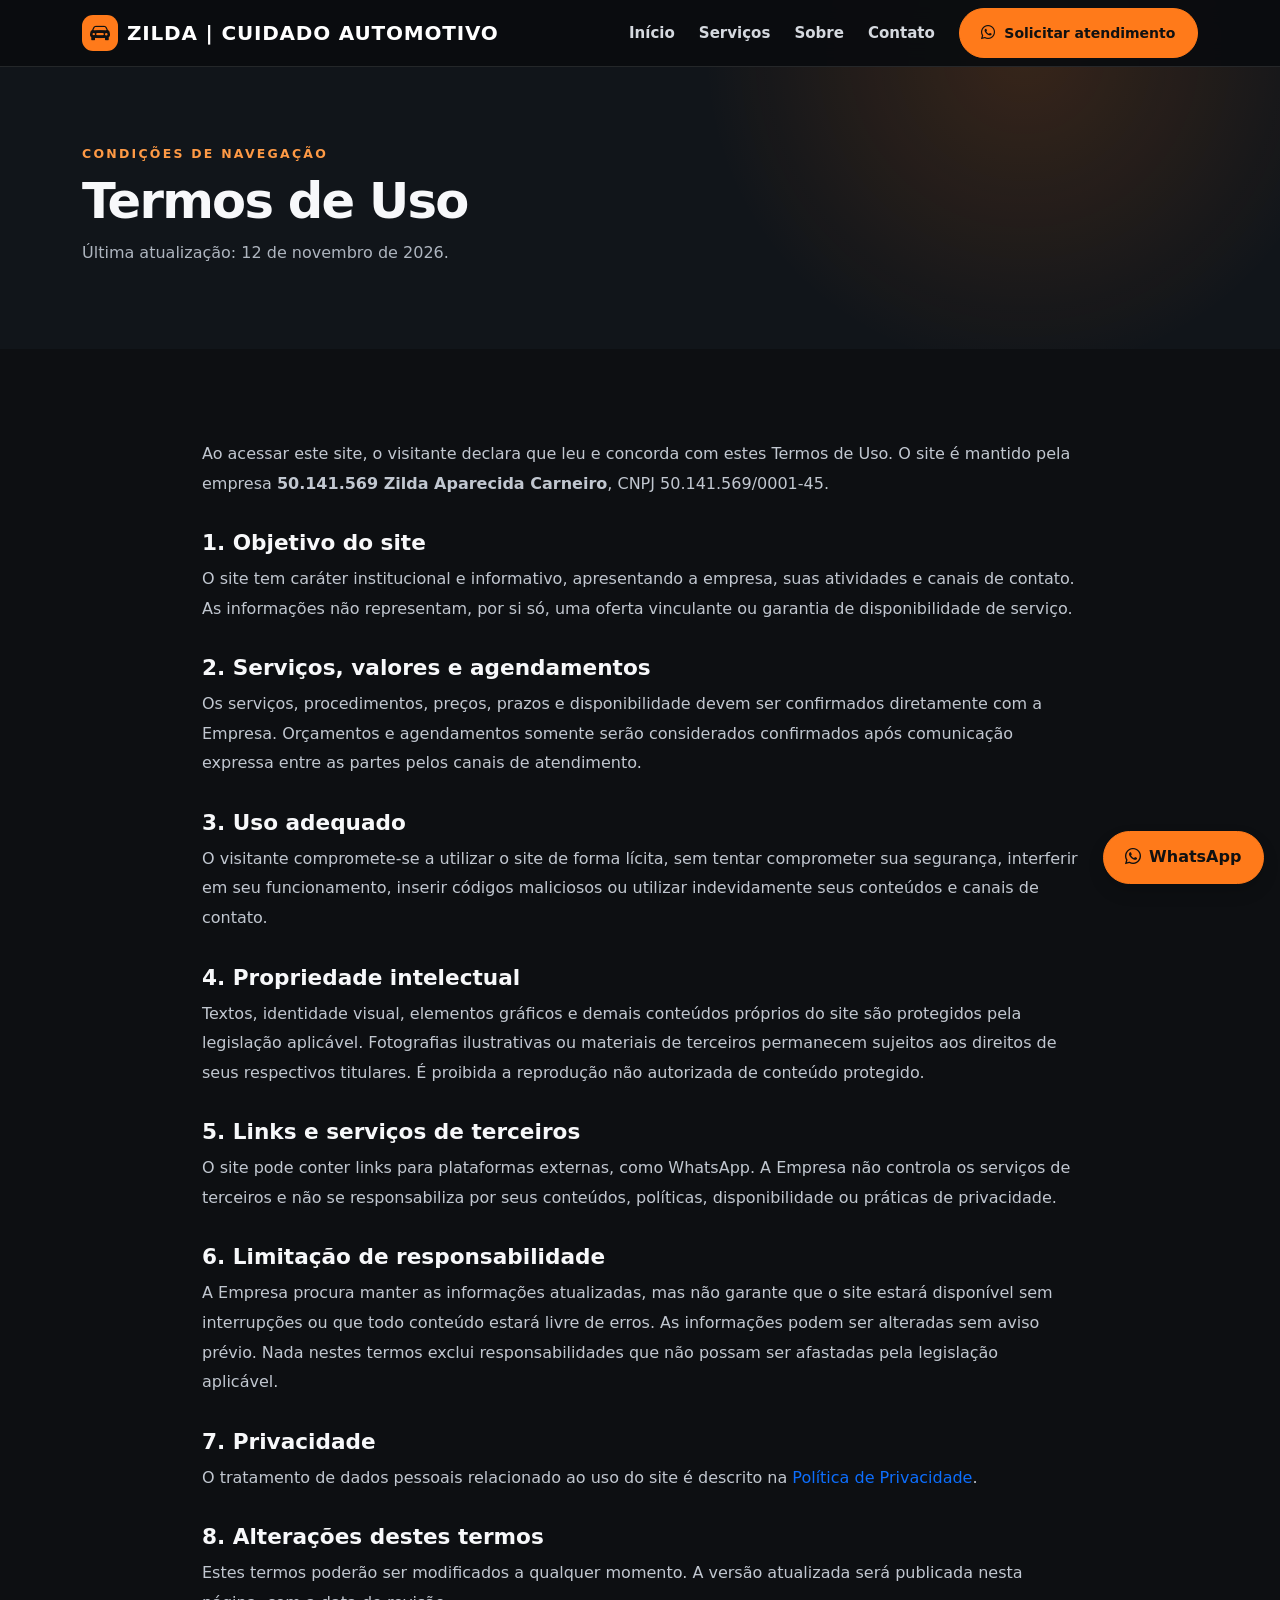
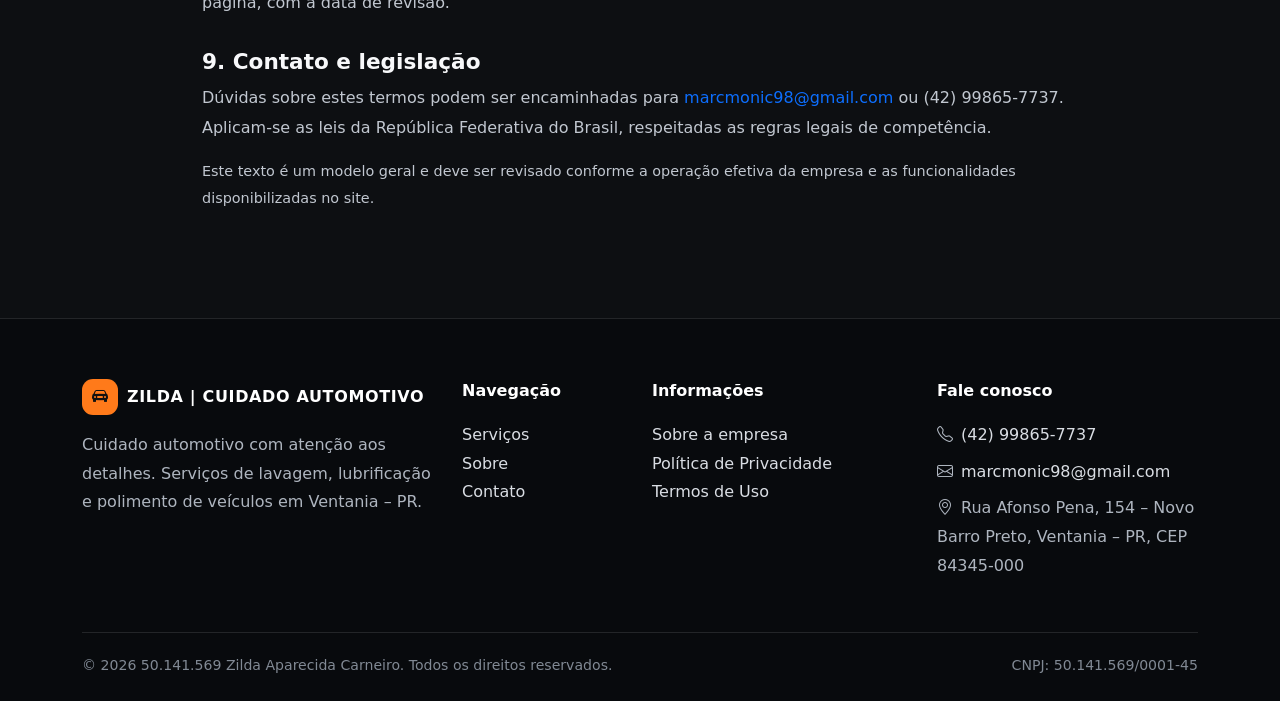
<file: termos-de-uso.html>
<!doctype html>
<html lang="pt-BR"><head><meta charset="utf-8"><meta name="viewport" content="width=device-width, initial-scale=1">
<meta name="description" content="Serviços de lavagem, lubrificação e polimento automotivo em Ventania, Paraná. Entre em contato e solicite informações.">
<title>Termos de Uso | Zilda | Cuidado Automotivo</title>
<link href="https://cdn.jsdelivr.net/npm/bootstrap@5.3.3/dist/css/bootstrap.min.css" rel="stylesheet">
<link rel="stylesheet" href="https://cdn.jsdelivr.net/npm/bootstrap-icons@1.11.3/font/bootstrap-icons.min.css">
<link rel="stylesheet" href="css/style.css"></head><body>
<nav class="navbar navbar-expand-lg navbar-dark fixed-top"><div class="container">
<a class="navbar-brand d-flex align-items-center" href="index.html"><span class="brand-mark"><i class="bi bi-car-front-fill"></i></span>ZILDA | CUIDADO AUTOMOTIVO</a>
<button class="navbar-toggler" type="button" data-bs-toggle="collapse" data-bs-target="#navMain" aria-label="Abrir menu"><span class="navbar-toggler-icon"></span></button>
<div class="collapse navbar-collapse" id="navMain"><ul class="navbar-nav ms-auto align-items-lg-center gap-lg-2">
<li class="nav-item"><a class="nav-link" href="index.html#inicio">Início</a></li><li class="nav-item"><a class="nav-link" href="index.html#servicos">Serviços</a></li><li class="nav-item"><a class="nav-link" href="index.html#sobre">Sobre</a></li><li class="nav-item"><a class="nav-link" href="index.html#contato">Contato</a></li>
<li class="nav-item ms-lg-2"><a class="btn btn-orange btn-sm" href="https://api.whatsapp.com/send?phone=5542998657737" target="_blank" rel="noopener"><i class="bi bi-whatsapp me-1"></i> Solicitar atendimento</a></li>
</ul></div></div></nav>

<main><section class="page-hero"><div class="container"><div class="eyebrow">Condições de navegação</div><h1 class="section-title mt-2">Termos de Uso</h1><p class="section-lead">Última atualização: 12 de novembro de 2026.</p></div></section>
<section class="section"><div class="container legal-content">
<p>Ao acessar este site, o visitante declara que leu e concorda com estes Termos de Uso. O site é mantido pela empresa <strong>50.141.569 Zilda Aparecida Carneiro</strong>, CNPJ 50.141.569/0001-45.</p>
<h2>1. Objetivo do site</h2><p>O site tem caráter institucional e informativo, apresentando a empresa, suas atividades e canais de contato. As informações não representam, por si só, uma oferta vinculante ou garantia de disponibilidade de serviço.</p>
<h2>2. Serviços, valores e agendamentos</h2><p>Os serviços, procedimentos, preços, prazos e disponibilidade devem ser confirmados diretamente com a Empresa. Orçamentos e agendamentos somente serão considerados confirmados após comunicação expressa entre as partes pelos canais de atendimento.</p>
<h2>3. Uso adequado</h2><p>O visitante compromete-se a utilizar o site de forma lícita, sem tentar comprometer sua segurança, interferir em seu funcionamento, inserir códigos maliciosos ou utilizar indevidamente seus conteúdos e canais de contato.</p>
<h2>4. Propriedade intelectual</h2><p>Textos, identidade visual, elementos gráficos e demais conteúdos próprios do site são protegidos pela legislação aplicável. Fotografias ilustrativas ou materiais de terceiros permanecem sujeitos aos direitos de seus respectivos titulares. É proibida a reprodução não autorizada de conteúdo protegido.</p>
<h2>5. Links e serviços de terceiros</h2><p>O site pode conter links para plataformas externas, como WhatsApp. A Empresa não controla os serviços de terceiros e não se responsabiliza por seus conteúdos, políticas, disponibilidade ou práticas de privacidade.</p>
<h2>6. Limitação de responsabilidade</h2><p>A Empresa procura manter as informações atualizadas, mas não garante que o site estará disponível sem interrupções ou que todo conteúdo estará livre de erros. As informações podem ser alteradas sem aviso prévio. Nada nestes termos exclui responsabilidades que não possam ser afastadas pela legislação aplicável.</p>
<h2>7. Privacidade</h2><p>O tratamento de dados pessoais relacionado ao uso do site é descrito na <a href="politica-privacidade.html">Política de Privacidade</a>.</p>
<h2>8. Alterações destes termos</h2><p>Estes termos poderão ser modificados a qualquer momento. A versão atualizada será publicada nesta página, com a data de revisão.</p>
<h2>9. Contato e legislação</h2><p>Dúvidas sobre estes termos podem ser encaminhadas para <a href="mailto:marcmonic98@gmail.com">marcmonic98@gmail.com</a> ou (42) 99865-7737. Aplicam-se as leis da República Federativa do Brasil, respeitadas as regras legais de competência.</p>
<p class="small-note">Este texto é um modelo geral e deve ser revisado conforme a operação efetiva da empresa e as funcionalidades disponibilizadas no site.</p>
</div></section></main>

<footer>
 <div class="container">
  <div class="row g-4">
   <div class="col-lg-4">
    <a class="navbar-brand d-inline-flex align-items-center mb-3" href="index.html"><span class="brand-mark"><i class="bi bi-car-front-fill"></i></span> ZILDA | CUIDADO AUTOMOTIVO</a>
    <p>Cuidado automotivo com atenção aos detalhes. Serviços de lavagem, lubrificação e polimento de veículos em Ventania – PR.</p>
   </div>
   <div class="col-6 col-lg-2"><div class="footer-heading">Navegação</div><ul class="list-unstyled"><li><a href="index.html#servicos">Serviços</a></li><li><a href="index.html#sobre">Sobre</a></li><li><a href="index.html#contato">Contato</a></li></ul></div>
   <div class="col-6 col-lg-3"><div class="footer-heading">Informações</div><ul class="list-unstyled"><li><a href="sobre.html">Sobre a empresa</a></li><li><a href="politica-privacidade.html">Política de Privacidade</a></li><li><a href="termos-de-uso.html">Termos de Uso</a></li></ul></div>
   <div class="col-lg-3"><div class="footer-heading">Fale conosco</div>
    <p class="mb-2"><i class="bi bi-telephone me-2"></i><a href="tel:+5542998657737">(42) 99865-7737</a></p>
    <p class="mb-2"><i class="bi bi-envelope me-2"></i><a href="mailto:marcmonic98@gmail.com">marcmonic98@gmail.com</a></p>
    <p><i class="bi bi-geo-alt me-2"></i>Rua Afonso Pena, 154 – Novo Barro Preto, Ventania – PR, CEP 84345-000</p>
   </div>
  </div>
  <div class="footer-bottom d-flex flex-column flex-md-row justify-content-between gap-2">
   <span>© 2026 50.141.569 Zilda Aparecida Carneiro. Todos os direitos reservados.</span>
   <span>CNPJ: 50.141.569/0001-45</span>
  </div>
 </div>
</footer>
<a href="https://api.whatsapp.com/send?phone=5542998657737" class="btn btn-orange position-fixed bottom-0 end-0 m-3 shadow" style="z-index:1000" target="_blank" rel="noopener"><i class="bi bi-whatsapp me-2"></i>WhatsApp</a>
<script src="https://cdn.jsdelivr.net/npm/bootstrap@5.3.3/dist/js/bootstrap.bundle.min.js"></script></body></html>
</file>
<file: css/style.css>
:root{--ink:#101216;--panel:#191d23;--muted:#aeb5bf;--orange:#ff7a1a;--orange2:#ff9a45;--line:rgba(255,255,255,.11)}
*{scroll-behavior:smooth}
body{font-family:Inter,system-ui,-apple-system,"Segoe UI",sans-serif;background:#0d0f12;color:#f7f8fa}
a{text-decoration:none}
.navbar{background:rgba(10,12,15,.94);backdrop-filter:blur(12px);border-bottom:1px solid var(--line)}
.navbar-brand{font-weight:900;letter-spacing:.04em;color:#fff!important}
.brand-mark{display:inline-grid;place-items:center;width:36px;height:36px;border-radius:11px;background:var(--orange);color:#111;margin-right:9px}
.nav-link{color:#d5d9df!important;font-weight:600;font-size:.94rem}
.nav-link:hover,.nav-link.active{color:var(--orange)!important}
.btn-orange{background:var(--orange);border:1px solid var(--orange);color:#111;font-weight:800;border-radius:999px;padding:.85rem 1.35rem}
.btn-orange:hover{background:var(--orange2);border-color:var(--orange2);color:#111}
.btn-outline-light{border-radius:999px;padding:.85rem 1.35rem;font-weight:700}
.hero{min-height:680px;display:flex;align-items:center;position:relative;overflow:hidden;background:linear-gradient(90deg,rgba(7,9,12,.96) 0%,rgba(7,9,12,.82) 48%,rgba(7,9,12,.18) 100%),url('../assets/polimento.jpg') center/cover}
.hero:after{content:"";position:absolute;inset:auto 0 0;height:120px;background:linear-gradient(transparent,#0d0f12)}
.hero-content{position:relative;z-index:1;max-width:720px;padding:120px 0 130px}
.eyebrow{color:var(--orange2);text-transform:uppercase;letter-spacing:.18em;font-size:.78rem;font-weight:900}
.hero h1{font-size:clamp(2.7rem,6vw,5.2rem);line-height:1.02;font-weight:950;letter-spacing:-.045em;margin:18px 0}
.hero p{font-size:1.12rem;color:#d2d6dc;max-width:590px;line-height:1.8}
.section{padding:90px 0}
.section-soft{background:#14181e}
.section-title{font-weight:900;letter-spacing:-.035em;font-size:clamp(2rem,4vw,3.1rem)}
.section-lead{color:var(--muted);max-width:680px;line-height:1.8}
.service-card,.feature-card{height:100%;background:var(--panel);border:1px solid var(--line);border-radius:20px;overflow:hidden;transition:.25s}
.service-card:hover,.feature-card:hover{transform:translateY(-5px);border-color:rgba(255,122,26,.55)}
.service-card img{width:100%;height:225px;object-fit:cover}
.service-body{padding:25px}
.icon-box{width:52px;height:52px;display:grid;place-items:center;border-radius:15px;background:rgba(255,122,26,.13);color:var(--orange);font-size:1.35rem;margin-bottom:18px}
.service-card h3,.feature-card h3{font-weight:850;font-size:1.2rem}
.service-card p,.feature-card p{color:var(--muted);line-height:1.7;margin-bottom:0}
.checkline{display:flex;gap:12px;align-items:flex-start;color:#dce0e5;margin:12px 0}
.checkline i{color:var(--orange);margin-top:4px}
.cta-band{background:linear-gradient(110deg,#ff7a1a,#ff9a45);color:#111;border-radius:24px;padding:44px}
.cta-band p{color:#29211b}
.gallery-img{height:250px;width:100%;object-fit:cover;border-radius:18px;border:1px solid var(--line)}
footer{background:#080a0d;border-top:1px solid var(--line);padding:60px 0 25px}
footer p,footer li{color:#aeb5bf;line-height:1.8}
footer a{color:#d9dde3}footer a:hover{color:var(--orange)}
.footer-heading{font-weight:850;color:#fff;margin-bottom:18px}
.footer-bottom{border-top:1px solid var(--line);margin-top:35px;padding-top:22px;color:#818994;font-size:.88rem}
.page-hero{padding:145px 0 65px;background:radial-gradient(circle at 80% 15%,rgba(255,122,26,.16),transparent 30%),#11151a}
.legal-content{max-width:900px}
.legal-content h2{font-size:1.35rem;font-weight:850;margin-top:32px}
.legal-content p,.legal-content li{color:#c1c7d0;line-height:1.85}
.small-note{font-size:.9rem;color:#9ba3ae}
@media(max-width:767px){.hero{min-height:620px;background-position:58% center}.hero-content{padding:110px 0}.section{padding:68px 0}.cta-band{padding:30px 24px}.gallery-img{height:210px}}
</file>
